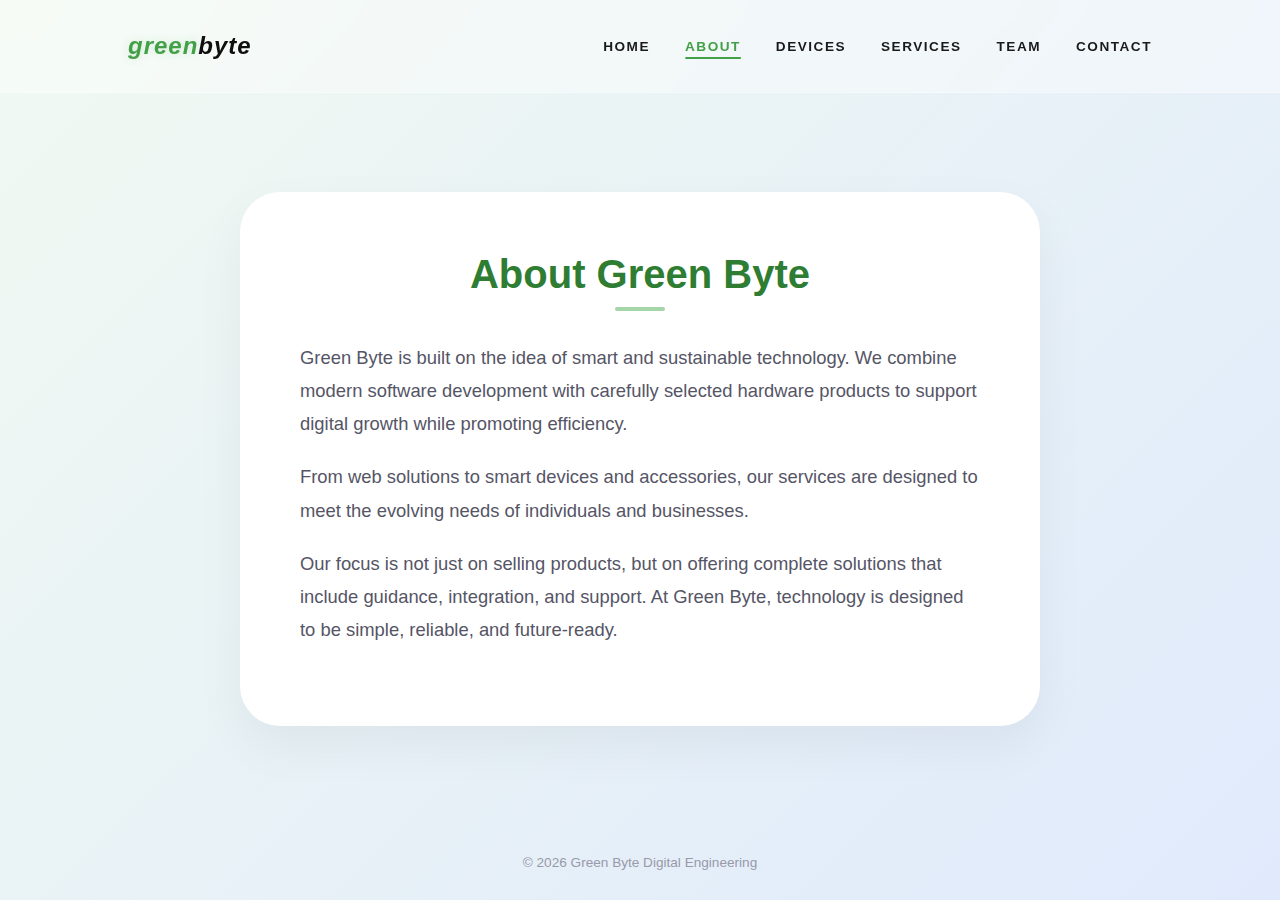
<file: about.html>
<body>
    <link rel="stylesheet" href="about.css">
    <title>About Us</title>
<header class="main-header">
    <div class="logo">
        <h1><i><span class="green">green</span><span class="byte">byte</span></i></h1>
    </div>
    
    <nav class="nav-bar">
        <ul>
            <li><a href="index.html">HOME</a></li>
            <li><a href="about.html" class="active">ABOUT</a></li>
            <li><a href="devices.html">DEVICES</a></li>
            <li><a href="services.html">SERVICES</a></li>
            <li><a href="team.html">TEAM</a></li>
            <li><a href="contact.html">CONTACT</a></li>
        </ul>
    </nav>
</header>
    <main class="container">
        <section class="about-section">
            <h2 class="head1">About Green Byte</h2>
            <div class="content">
                <p>Green Byte is built on the idea of smart and sustainable technology. We combine modern software development with carefully selected hardware products to support digital growth while promoting efficiency.</p>
                <p>From web solutions to smart devices and accessories, our services are designed to meet the evolving needs of individuals and businesses.</p>
                <p>Our focus is not just on selling products, but on offering complete solutions that include guidance, integration, and support. At Green Byte, technology is designed to be simple, reliable, and future-ready.</p>
            </div>
        </section>
    </main>

    <footer>
        <p>© 2026 Green Byte Digital Engineering</p>
    </footer>
</body>
</file>
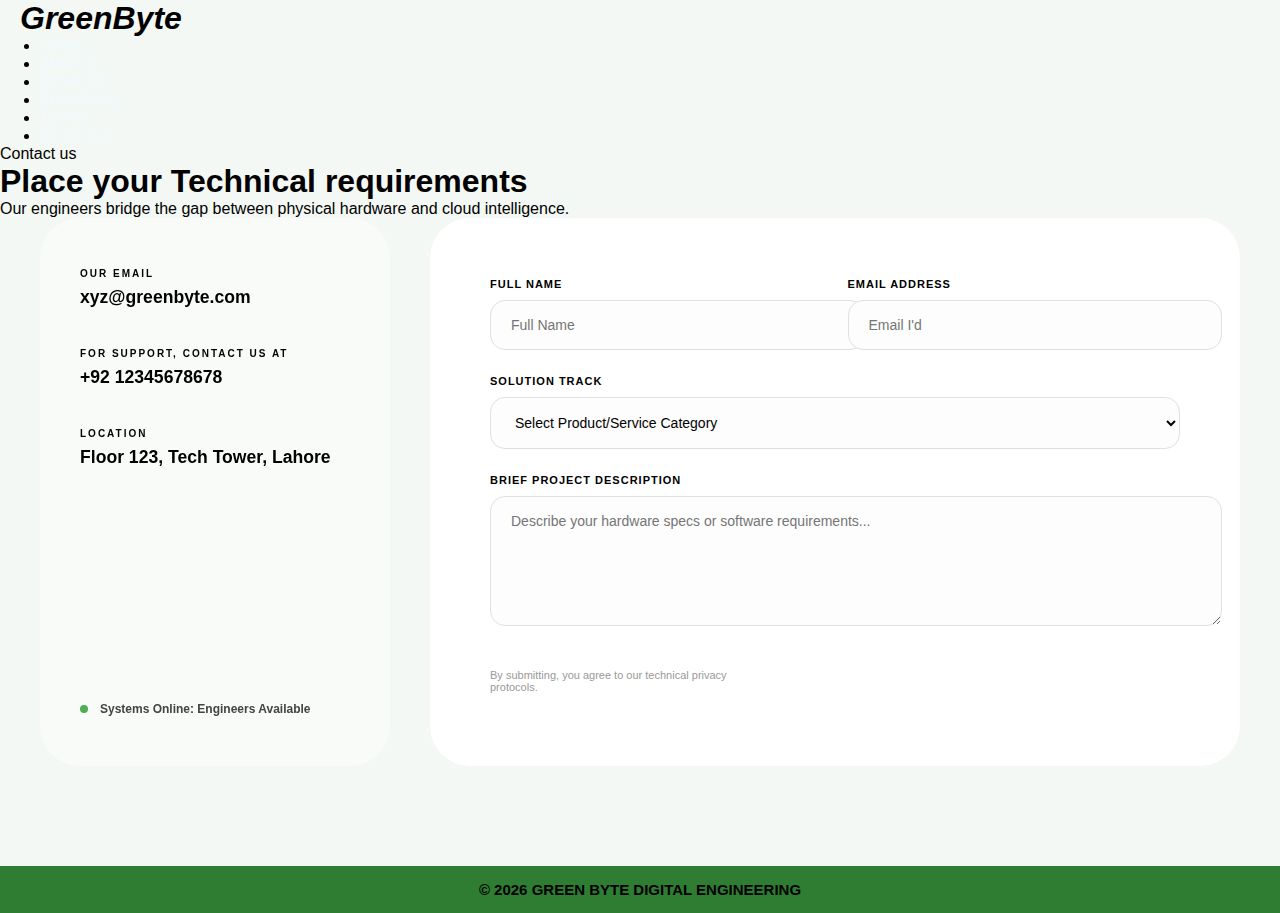
<file: contact.html>
<!DOCTYPE html>
<html lang="en">
<head>
    <meta charset="UTF-8">
    <meta name="viewport" content="width=device-width, initial-scale=1.0">
    <title>Contact | Green Byte</title>
    <link rel="stylesheet" href="styleservices.css">
    <link rel="stylesheet" href="contact.css">
</head>
<body>
    <div class="mesh-gradient"></div>

    <header class="main-header">
        <div class="logo">
            <h1><i><span class="green">Green</span><span class="byte">Byte</span></i></h1>
        </div>
        <nav class="nav-bar">
            <ul>
                <li><a href="index.html">HOME</a></li>
                <li><a href="about.html">ABOUT</a></li>
                <li><a href="devices.html">DEVICES</a></li>
                <li><a href="services.html">SERVICES</a></li>
                <li><a href="team.html">TEAM</a></li>
                <li><a href="contact.html" class="active">CONTACT</a></li>
            </ul>
        </nav>
    </header>

    <section class="hero-section">
        <div class="badge">Contact us</div>
        <h1>Place your <span class="text-gradient">Technical</span> requirements</h1>
        <p>Our engineers bridge the gap between physical hardware and cloud intelligence.</p>
    </section>

    <main class="contact-grid-system">
        
        <aside class="contact-sidebar">
            <div class="info-block">
                <span class="label">Our Email <Address></Address></span>
                <p class="data">xyz@greenbyte.com</p>
            </div>
            <div class="info-block">
                <span class="label">For Support, Contact us at</span>
                <p class="data">+92 12345678678</p>
            </div>
            <div class="info-block">
                <span class="label">Location</span>
                <p class="data">Floor 123, Tech Tower, Lahore</p>
            </div>
            
            <div class="availability-status">
                <div class="pulse-dot"></div>
                <span>Systems Online: Engineers Available</span>
            </div>
        </aside>

        <section class="form-container-glass">
            <form action="#">
                <div class="input-row">
                    <div class="input-group">
                        <label>Full Name</label>
                        <input type="text" placeholder="Full Name" required>
                    </div>
                    <div class="input-group">
                        <label>Email Address</label>
                        <input type="email" placeholder="Email I'd" required>
                    </div>
                </div>

                <div class="input-group">
                    <label>Solution Track</label>
                    <select required>
                        <option value="" disabled selected>Select Product/Service Category</option>
                        <optgroup label="Hardware Engineering">
                             <option>Laptop</option>
                            <option>Mobile Phone</option>
                            <option>Wireless Earbuds</option>
                            <option>Headphone</option>
                            <option>Fast Charger</option>
                            <option>Power Bank</option>
                            <option>Smart Watches</option>
                            <option>Bluetooth Speakers</option>
                            <option>Wireless Mouse</option>
                        </optgroup>
                        <optgroup label="Software Solutions">
                            <option>Web Development</option>
                            <option>Mobile App Development</option>
                            <option>Cybersecurity Services</option>
                            <option>Software Development</option>
                            <option>Cloud Solutions</option>
                        </optgroup>
                    </select>
                </div>

                <div class="input-group">
                    <label>Brief Project Description</label>
                    <textarea rows="6" placeholder="Describe your hardware specs or software requirements..."></textarea>
                </div>

                <div class="form-footer">
                    <p class="disclaimer">By submitting, you agree to our technical privacy protocols.</p>
                    <button type="submit" class="prime-btn">Submit<span>→</span></button>
                </div>
            </form>
        </section>
    </main>

    <footer class="minimal-footer">
        <p>&copy; 2026 GREEN BYTE DIGITAL ENGINEERING</p>
    </footer>
</body>
</html>
</file>
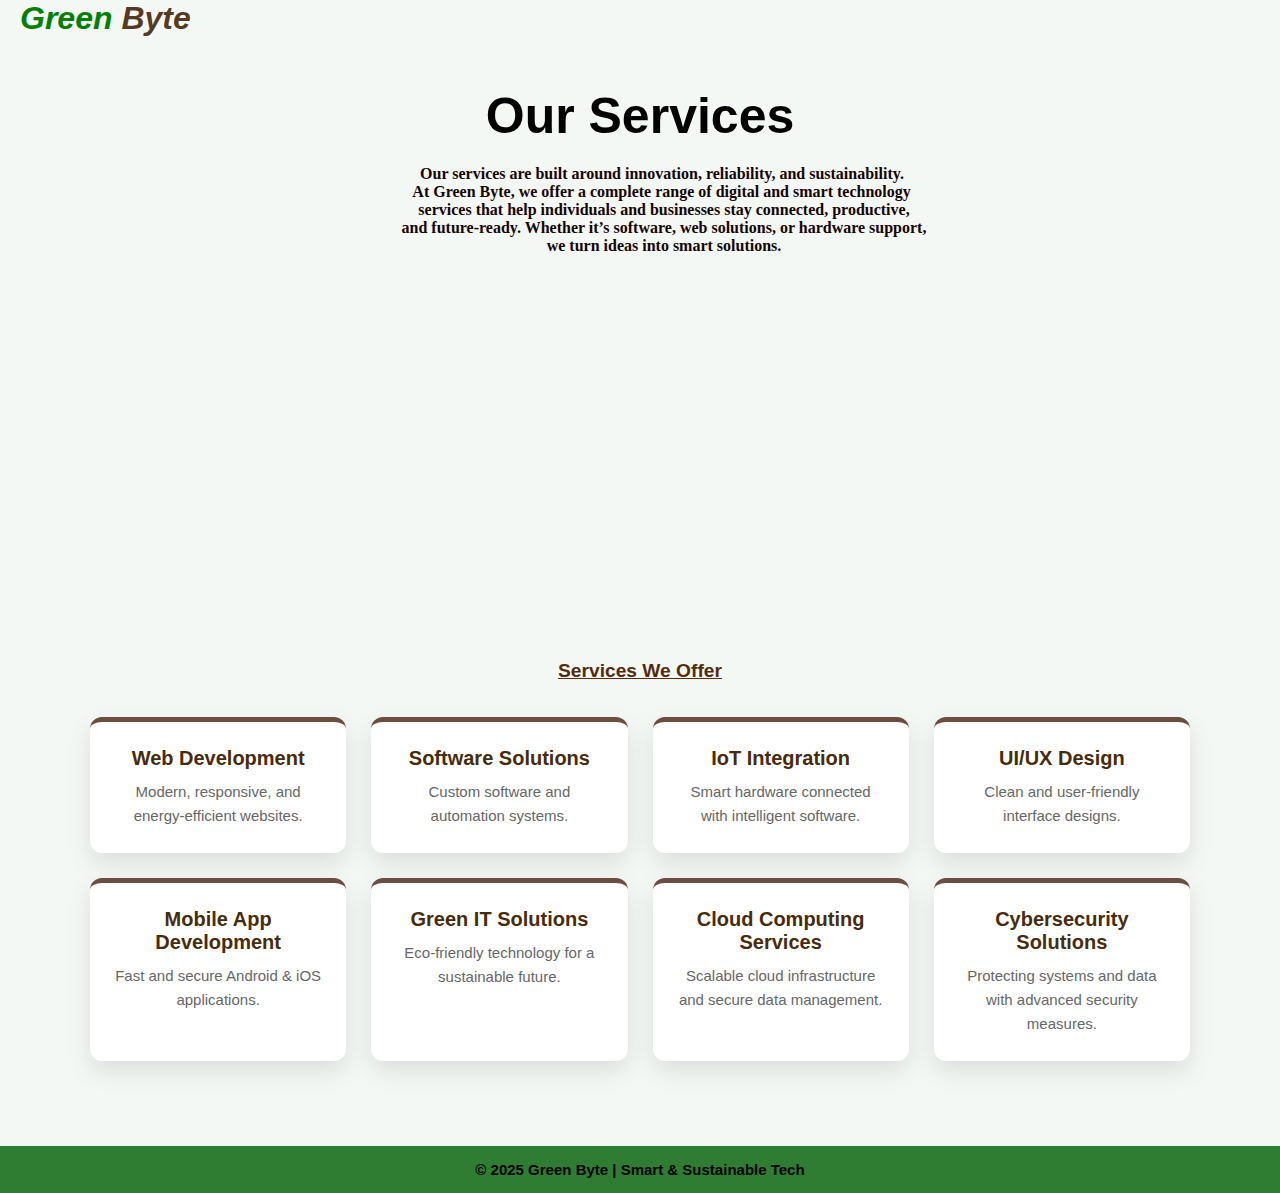
<file: services.html>
<!DOCTYPE html>
<html lang="en">
<head>
    <link rel="stylesheet" href="styleservices.css">
    <title>Services</title>
</head>
<body>
    <header class="header">
         <div class="logo"><h1> <i><span style="color: green; ">Green </span> <span style="color: rgba(64, 30, 6, 0.879); ">Byte </span></i></h1></div>
         <div><h1 class="h1">Our Services</h1></div>
         <pre class="pre">           Our services are built around innovation, reliability, and sustainability.
            At Green Byte, we offer a complete range of digital and smart technology 
            services that help individuals and businesses stay connected, productive,
            and future-ready. Whether it’s software, web solutions, or hardware support,
            we turn ideas into smart solutions.</pre>
            
    </header>

<section class="services">
    <div class="center">
            <p>Services we offer</p>
         </div>
  <div class="service-container">

    <div class="service-card">
      <h3>Web Development</h3>
      <p>Modern, responsive, and energy-efficient websites.</p>
    </div>

    <div class="service-card">
      <h3>Software Solutions</h3>
      <p>Custom software and automation systems.</p>
    </div>

    <div class="service-card">
      <h3>IoT Integration</h3>
      <p>Smart hardware connected with intelligent software.</p>
    </div>

    <div class="service-card">
      <h3>UI/UX Design</h3>
      <p>Clean and user-friendly interface designs.</p>
    </div>

    <div class="service-card">
      <h3>Mobile App Development</h3>
      <p>Fast and secure Android & iOS applications.</p>
    </div>

    <div class="service-card">
      <h3>Green IT Solutions</h3>
      <p>Eco-friendly technology for a sustainable future.</p>
    </div>
    <div class="service-card">
  <h3>Cloud Computing Services</h3>
  <p>Scalable cloud infrastructure and secure data management.</p>
</div>

<div class="service-card">
  <h3>Cybersecurity Solutions</h3>
  <p>Protecting systems and data with advanced security measures.</p>
</div>
  </div>
</section>

<footer>
     <p>© 2025 Green Byte | Smart & Sustainable Tech</p>
</footer> 
</body>
</html>
</file>
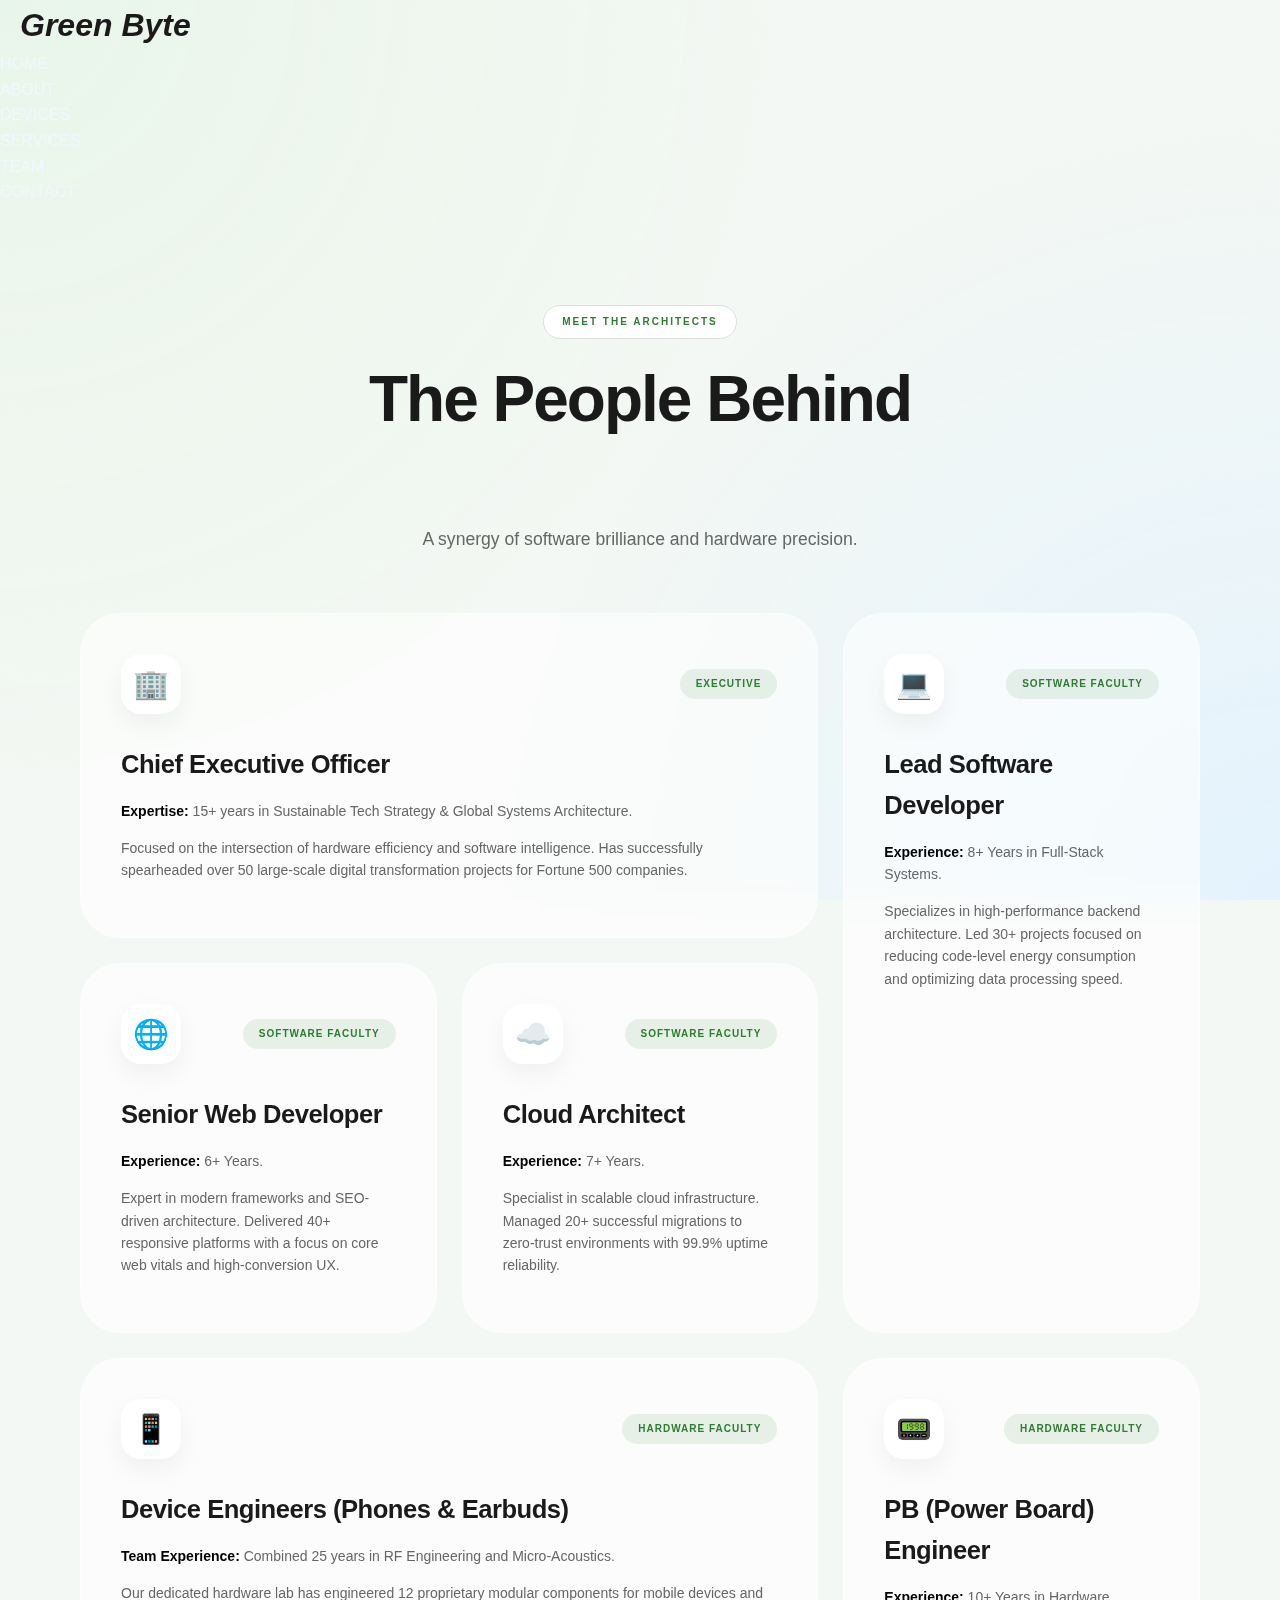
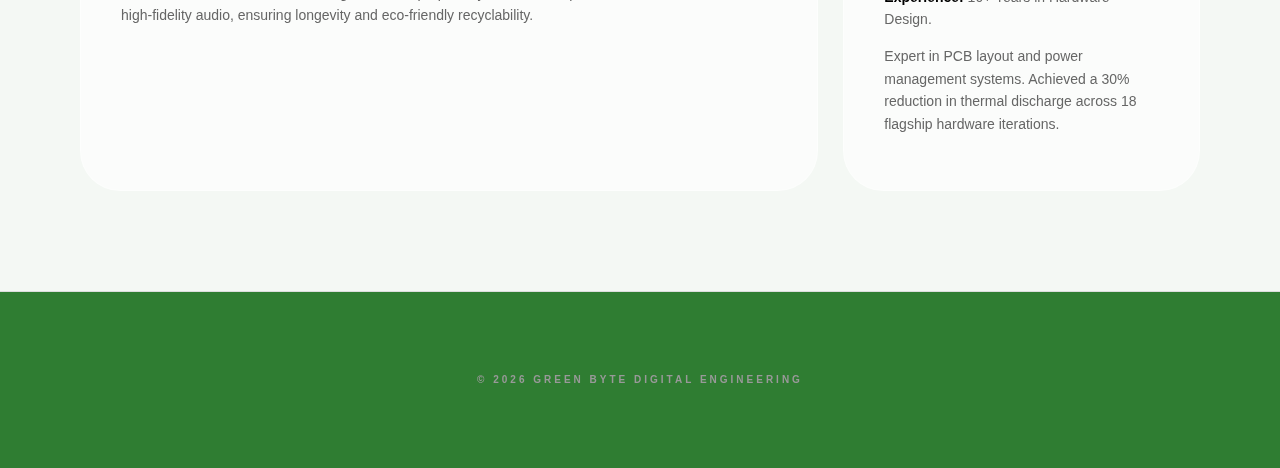
<file: team.html>
<!DOCTYPE html>
<html lang="en">
<head>
    <meta charset="UTF-8">
    <meta name="viewport" content="width=device-width, initial-scale=1.0">
    <title>Our Team | Green Byte</title>
    <link rel="stylesheet" href="team.css">
    <link rel="stylesheet" href="styleservices.css">
</head>
<body>

    <div class="mesh-gradient"></div>

    <header class="main-header">
        <div class="logo">
            <h1><i><span class="green">Green</span> <span class="byte">Byte</span></i></h1>
        </div>
        <nav class="nav-bar">
            <ul>
                <li><a href="index.html">HOME</a></li>
                <li><a href="about.html">ABOUT</a></li>
                <li><a href="devices.html">DEVICES</a></li>
                <li><a href="services.html">SERVICES</a></li>
                <li><a href="team.html" class="active">TEAM</a></li>
                <li><a href="contact.html">CONTACT</a></li>
            </ul>
        </nav>
    </header>

    <section class="hero-section">
        <div class="badge">MEET THE ARCHITECTS</div>
        <h1>The People Behind<br><span class="text-gradient">The Green Revolution.</span></h1>
        <p>A synergy of software brilliance and hardware precision.</p>
    </section>

 <main class="bento-container">
        
        <div class="glass-card wide">
            <div class="card-head">
                <div class="icon-box">🏢</div>
                <span class="price-tag">EXECUTIVE</span>
            </div>
            <div class="card-info">
                <h3>Chief Executive Officer</h3>
                <p><b>Expertise:</b> 15+ years in Sustainable Tech Strategy & Global Systems Architecture.</p>
                <p>Focused on the intersection of hardware efficiency and software intelligence. Has successfully spearheaded over 50 large-scale digital transformation projects for Fortune 500 companies.</p>
            </div>
        </div>

        <div class="glass-card tall">
            <div class="card-head">
                <div class="icon-box">💻</div>
                <span class="price-tag">SOFTWARE FACULTY</span>
            </div>
            <div class="card-info">
                <h3>Lead Software Developer</h3>
                <p><b>Experience:</b> 8+ Years in Full-Stack Systems.</p>
                <p>Specializes in high-performance backend architecture. Led 30+ projects focused on reducing code-level energy consumption and optimizing data processing speed.</p>
            </div>
        </div>

        <div class="glass-card">
            <div class="card-head">
                <div class="icon-box">🌐</div>
                <span class="price-tag">SOFTWARE FACULTY</span>
            </div>
            <div class="card-info">
                <h3>Senior Web Developer</h3>
                <p><b>Experience:</b> 6+ Years.</p>
                <p>Expert in modern frameworks and SEO-driven architecture. Delivered 40+ responsive platforms with a focus on core web vitals and high-conversion UX.</p>
            </div>
        </div>

        <div class="glass-card">
            <div class="card-head">
                <div class="icon-box">☁️</div>
                <span class="price-tag">SOFTWARE FACULTY</span>
            </div>
            <div class="card-info">
                <h3>Cloud Architect</h3>
                <p><b>Experience:</b> 7+ Years.</p>
                <p>Specialist in scalable cloud infrastructure. Managed 20+ successful migrations to zero-trust environments with 99.9% uptime reliability.</p>
            </div>
        </div>

        <div class="glass-card wide">
            <div class="card-head">
                <div class="icon-box">📱</div>
                <span class="price-tag">HARDWARE FACULTY</span>
            </div>
            <div class="card-info">
                <h3>Device Engineers (Phones & Earbuds)</h3>
                <p><b>Team Experience:</b> Combined 25 years in RF Engineering and Micro-Acoustics.</p>
                <p>Our dedicated hardware lab has engineered 12 proprietary modular components for mobile devices and high-fidelity audio, ensuring longevity and eco-friendly recyclability.</p>
            </div>
        </div>

        <div class="glass-card">
            <div class="card-head">
                <div class="icon-box">📟</div>
                <span class="price-tag">HARDWARE FACULTY</span>
            </div>
            <div class="card-info">
                <h3>PB (Power Board) Engineer</h3>
                <p><b>Experience:</b> 10+ Years in Hardware Design.</p>
                <p>Expert in PCB layout and power management systems. Achieved a 30% reduction in thermal discharge across 18 flagship hardware iterations.</p>
            </div>
        </div>

    </main>

    <footer class="minimal-footer">
        <p>© 2026 Green Byte Digital Engineering</p>
    </footer>

</body>
</html>
</file>
<file: styleservices.css>
*
{
  margin: 0px;
}
.header
{
  margin: 0px;
  padding: 0px;
    background-image:url("https://plus.unsplash.com/premium_photo-1661593486413-d279b1a02e28?w=600&auto=format&fit=crop&q=60&ixlib=rb-4.1.0&ixid=M3wxMjA3fDB8MHxzZWFyY2h8ODV8fHdlYiUyMGRldmVsb3BtZW50fGVufDB8fDB8fHww");
    height: 60vh;                
    background-size:cover;        
     
}
.logo
{
    justify-content: flex-start;
    margin: auto;
    margin-left: 20px;  
    font-weight: bolder;  
}
.h1
{
    text-align: center;
    font-size: 50px;
    padding-top: 50px;
    padding-bottom: 20px;
}
.pre
{
    text-align: center;
font-weight: bold;
color: rgb(20, 5, 3);
font-size: 16px;
font-family: 'Times New Roman', Times, serif;
}
.span1
{
  background-color: rgb(22, 70, 11);
  padding: 16px;
  margin: 20px;
   color: aliceblue;
   font-size: 20px;
  border-radius: 30px;

}
.span2
{
    background-color:rgb(22, 70, 11);
    padding: 16px;
    margin: 20px;
    color: aliceblue;
     font-size: 20px;
     border-radius: 30px;
     display: inline;
}
.center
{
    text-align: center;
    padding: 35px;
    text-transform: capitalize;
    color: #542c0d;
    font-weight: bolder;
    font-size: larger;
    text-decoration:underline;
}
a
{
    text-decoration: none;
      color: aliceblue;
}
a:hover
{
    color: black;
}
h2
{
    text-align: center;
    padding: 20px;
    color: rgb(56, 28, 11);
}


/* Page background */
body {
  font-family: Arial, sans-serif;
  background-color: #f4f8f4;
}

/* Services section */
.services {
  padding: 60px;
  margin: 25px;
  text-align: center;
}
.subtitle {
  color: #555;
  margin-bottom: 40px;
}

/* Card container */
.service-container {
  display: grid;
  grid-template-columns: repeat(auto-fit, minmax(250px, 1fr));
  gap: 25px;
  max-width: 1100px;
  margin: auto;
}

/* Individual service card */
.service-card {
  background-color: #ffffff;
  padding: 25px;
  border-radius: 12px;
  border-top: 5px solid #6d4c41;
  box-shadow: 0 10px 25px rgba(0,0,0,0.1);
}

/* Card title */
.service-card h3 {
  color: #462c0c;
  margin-bottom: 10px;
  font-size: 20px;
}

/* Card text */
.service-card p {
  color: #666;
  font-size: 15px;
  line-height: 1.6;
}

/* Hover effect */
.service-card:hover {
  transform: translateY(-6px);
  box-shadow: 0 -10px 18px rgba(0, 0, 0, 0.2);
}
footer
{
    text-align: center;
    background-color: #2f7d32;
    padding: 15px;
    font-size: 15px;
    font-weight: bold;
    margin: auto;
}
</file>
<file: contact.css>
/* --- CONTACT LAYOUT SYSTEM --- */
.contact-grid-system {
    max-width: 1200px;
    margin: 0 auto 100px;
    display: grid;
    grid-template-columns: 350px 1fr;
    gap: 40px;
    padding: 0 40px;
}

/* --- SIDEBAR STYLING --- */
.contact-sidebar {
    background: rgba(255, 255, 255, 0.4);
    border: 1px solid var(--border);
    backdrop-filter: blur(15px);
    border-radius: 40px;
    padding: 50px 40px;
    display: flex;
    flex-direction: column;
    gap: 40px;
}

.info-block .label {
    display: block;
    font-size: 10px;
    font-weight: 800;
    text-transform: uppercase;
    letter-spacing: 2px;
    color: var(--primary);
    margin-bottom: 8px;
}

.info-block .data {
    font-size: 1.1rem;
    font-weight: 700;
    color: var(--accent);
}

.availability-status {
    margin-top: auto;
    display: flex;
    align-items: center;
    gap: 12px;
    font-size: 12px;
    font-weight: 700;
    color: #444;
}

.pulse-dot {
    width: 8px; height: 8px;
    background: #4caf50;
    border-radius: 50%;
    box-shadow: 0 0 0 rgba(76, 175, 80, 0.4);
    animation: pulse 2s infinite;
}

@keyframes pulse {
    0% { box-shadow: 0 0 0 0 rgba(76, 175, 80, 0.7); }
    70% { box-shadow: 0 0 0 10px rgba(76, 175, 80, 0); }
    100% { box-shadow: 0 0 0 0 rgba(76, 175, 80, 0); }
}

/* --- FORM CONTAINER --- */
.form-container-glass {
    background: white;
    border-radius: 40px;
    padding: 60px;
    box-shadow: var(--shadow);
    border: 1px solid var(--border);
}

.input-row {
    display: grid;
    grid-template-columns: 1fr 1fr;
    gap: 25px;
}

.input-group {
    margin-bottom: 25px;
}

.input-group label {
    display: block;
    font-size: 11px;
    font-weight: 800;
    margin-bottom: 10px;
    text-transform: uppercase;
    letter-spacing: 1px;
}

input, select, textarea {
    width: 100%;
    padding: 16px 20px;
    border-radius: 15px;
    border: 1px solid #e0e0e0;
    background: #fdfdfd;
    font-family: inherit;
    font-size: 14px;
    transition: all 0.3s ease;
}

input:focus, select:focus, textarea:focus {
    border-color: var(--primary);
    background: white;
    box-shadow: 0 10px 30px rgba(46, 125, 50, 0.05);
    outline: none;
}

/* --- BUTTON & FOOTER --- */
.form-footer {
    display: flex;
    justify-content: space-between;
    align-items: center;
    margin-top: 20px;
}

.disclaimer { font-size: 11px; color: #999; max-width: 250px; }

.prime-btn {
    background: var(--accent);
    color: white;
    padding: 18px 35px;
    border-radius: 15px;
    border: none;
    font-weight: 800;
    letter-spacing: 1px;
    cursor: pointer;
    transition: 0.4s;
    display: flex;
    align-items: center;
    gap: 10px;
}

.prime-btn:hover {
    background: var(--primary);
    transform: translateX(5px);
}

/* --- RESPONSIVE --- */
@media (max-width: 1000px) {
    .contact-grid-system { grid-template-columns: 1fr; }
    .contact-sidebar { order: 2; padding: 40px; }
}

@media (max-width: 600px) {
    .input-row { grid-template-columns: 1fr; }
    .form-footer { flex-direction: column; gap: 20px; text-align: center; }
}
</file>
<file: team.css>
/* --- GOOGLE FONTS --- */
@import url('https://fonts.googleapis.com/css2?family=Plus+Jakarta+Sans:wght@300;500;700;800&display=swap');

:root {
    --primary: #2e7d32;
    --primary-glow: rgba(46, 125, 50, 0.2);
    --accent: #1a1a1a;
    --glass: rgba(255, 255, 255, 0.6);
    --border: rgba(255, 255, 255, 0.4);
    --black: #000000;
    --text-muted: #666;
}

* { 
    margin: 0; 
    padding: 0; 
    box-sizing: border-box; 
}

body {
    font-family: 'Plus Jakarta Sans', sans-serif;
    background: #f0f4f0;
    color: var(--accent);
    overflow-x: hidden;
    line-height: 1.6;
}

/* --- ANIMATED MESH BACKGROUND --- */
.mesh-gradient {
    position: fixed;
    top: 0; 
    left: 0; 
    width: 100%; 
    height: 100%;
    background: radial-gradient(circle at 0% 0%, #e8f5e9 0%, transparent 50%),
                radial-gradient(circle at 100% 100%, #e3f2fd 0%, transparent 50%);
    z-index: -1;
}

/* --- HERO SECTION --- */
.hero-section {
    padding: 100px 8% 60px;
    text-align: center;
}

.badge {
    display: inline-block;
    padding: 8px 18px;
    border-radius: 50px;
    background: white;
    border: 1px solid #ddd;
    font-size: 10px;
    font-weight: 800;
    letter-spacing: 2px;
    margin-bottom: 25px;
    color: var(--primary);
}

.hero-section h1 {
    font-size: clamp(2.5rem, 6vw, 4rem);
    line-height: 1.1;
    letter-spacing: -2px;
    font-weight: 800;
}

.text-gradient {
    background: linear-gradient(90deg, var(--primary), var(--primary-light));
    background-clip: text;
    -webkit-background-clip: text;
    color: transparent;
    -webkit-text-fill-color: transparent;
}


.hero-section p {
    font-size: 1.1rem;
    color: var(--text-muted);
    margin-top: 20px;
    max-width: 700px;
    margin-left: auto;
    margin-right: auto;
}

/* --- BENTO GRID SYSTEM --- */
.bento-container {
    max-width: 1200px;
    margin: 0 auto 100px;
    display: grid;
    grid-template-columns: repeat(3, 1fr);
    grid-auto-rows: minmax(300px, auto);
    gap: 25px;
    padding: 0 40px;
}

/* --- GLASS CARDS --- */
.glass-card {
    background: var(--glass);
    border: 1px solid var(--border);
    backdrop-filter: blur(15px);
    border-radius: 40px;
    padding: 40px;
    display: flex;
    flex-direction: column;
    justify-content: flex-start;
    transition: all 0.5s cubic-bezier(0.2, 1, 0.3, 1);
}

.glass-card.wide { grid-column: span 2; }
.glass-card.tall { grid-row: span 2; }

/* Card Internals */
.card-head {
    display: flex;
    justify-content: space-between;
    align-items: center;
    margin-bottom: 30px;
}

.icon-box {
    width: 60px;
    height: 60px;
    border-radius: 20px;
    background: white;
    display: flex;
    align-items: center;
    justify-content: center;
    font-size: 1.8rem;
    box-shadow: 0 10px 25px rgba(0,0,0,0.05);
}

.price-tag {
    font-size: 10px;
    font-weight: 800;
    color: var(--primary);
    background: rgba(46, 125, 50, 0.1);
    padding: 7px 16px;
    border-radius: 50px;
    text-transform: uppercase;
    letter-spacing: 1px;
}

.card-info h3 {
    font-size: 1.6rem;
    letter-spacing: -0.5px;
    margin-bottom: 15px;
    color: var(--accent);
}

.card-info p {
    font-size: 14px;
    color: var(--text-muted);
    margin-bottom: 15px;
}

.card-info b {
    color: var(--black);
    font-weight: 700;
}

/* --- HOVER EFFECTS --- */
.glass-card:hover {
    transform: translateY(-12px);
    background: rgba(255, 255, 255, 0.95);
    box-shadow: 0 40px 80px rgba(0,0,0,0.08);
    border-color: var(--primary);
}

/* --- FOOTER --- */
.minimal-footer {
    padding: 80px 40px;
    text-align: center;
    border-top: 1px solid #ddd;
    font-size: 10px;
    letter-spacing: 3px;
    color: #999;
    text-transform: uppercase;
}

/* --- RESPONSIVE DESIGN --- */
@media (max-width: 1024px) {
    .bento-container {
        grid-template-columns: repeat(2, 1fr);
    }
}

@media (max-width: 768px) {
    .nav-bar {
        padding: 0 20px;
    }
    .nav-bar ul {
        display: none; 
    }
    .bento-container {
        grid-template-columns: 1fr;
        padding: 0 20px;
    }
    .glass-card.wide, .glass-card.tall {
        grid-column: span 1;
        grid-row: span 1;
    }
}
</file>
<file: about.css>
/* 1. THE FOUNDATION */
* {
    margin: 0;
    padding: 0;
    box-sizing: border-box;
}

body {
    /* A soft, dreamy gradient background */
    background: linear-gradient(135deg, #f0f9f1 0%, #e0eafc 100%);
    font-family: 'Segoe UI', Roboto, Helvetica, Arial, sans-serif;
    color: #445;
    min-height: 100vh;
    display: flex;
    flex-direction: column;
}
/* 2. THE HEADER (Glassmorphism effect) */
.main-header {
    display: flex;
    justify-content: space-between;
    align-items: center;
    padding: 2rem 10%;
    /* This makes the header look like frosted glass */
    background: rgba(255, 255, 255, 0.4);
    backdrop-filter: blur(10px);
    -webkit-backdrop-filter: blur(10px);
    border-bottom: 1px solid rgba(255, 255, 255, 0.3);
    position: sticky;
    top: 0;
    z-index: 100;
}

.logo h1 i {
    font-size: 1.5rem;
    letter-spacing: 1px;
}

.green { color: #43a047; text-shadow: 0 0 10px rgba(67, 160, 71, 0.2); }
.byte { color: #100f0f; }

.page-title {
    font-size: 1rem;
    text-transform: uppercase;
    letter-spacing: 3px;
    color: #889;
    font-weight: 400;
}
/* Navigation Container - Using Flexbox to align list items in a row */
.nav-bar ul {
    display: flex;
    list-style: none; /* Removes the bullet points */
    gap: 35px;        /* Equal spacing between each link */
    margin: 0;
    padding: 0;
}

/* Individual Link Styling */
.nav-bar a {
    text-decoration: none;  /* Removes the default underline */
    color: #1a1a1a;        /* Sleek dark grey/black */
    font-size: 0.85rem;     /* Slightly smaller for a premium look */
    font-weight: 700;       /* Bold text as seen */
    letter-spacing: 1.5px;  /* Spaced out letters for a 'tech' feel */
    text-transform: uppercase; /* Ensures all caps */
    transition: all 0.3s ease; /* Smooth color transition */
    position: relative;     /* Required for the underline effect below */
}

/* Change color when hovering or when on the active page */
.nav-bar a:hover, 
.nav-bar a.active {
    color: #43a047; /* Green Byte Green */
}

/* 
   This creates a small green bar that grows from the center 
   when you hover over a link.
*/
.nav-bar a::after {
    content: '';
    position: absolute;
    width: 0;
    height: 2px;
    bottom: -5px;
    left: 50%;
    background-color: #43a047;
    transition: all 0.3s ease;
    transform: translateX(-50%);
    border-radius: 2px;
}

.nav-bar a:hover::after,
.nav-bar a.active::after {
    width: 100%; /* Grows to full width on hover or active */
}

/* 3. MAIN CONTENT CONTAINER */
.container {
    flex: 1;
    display: flex;
    justify-content: center;
    align-items: center;
    padding: 40px 20px;
}

.about-section {
    max-width: 800px;
    background: white;
    padding: 60px;
    border-radius: 40px; /* Extra rounded */
    box-shadow: 0 20px 50px rgba(0, 0, 0, 0.05); /* Very soft shadow */
    transition: transform 0.3s ease;
}

.about-section:hover {
    transform: translateY(-5px);
}

.head1 {
    font-size: 2.5rem;
    color: #2e7d32;
    margin-bottom: 30px;
    text-align: center;
    position: relative;
}

/* Subtle accent line under the heading */
.head1::after {
    content: '';
    display: block;
    width: 50px;
    height: 4px;
    background: #a5d6a7;
    margin: 10px auto;
    border-radius: 10px;
}

.content p {
    font-size: 1.15rem;
    line-height: 1.8;
    margin-bottom: 20px;
    color: #556;
}

/* 4. THE FOOTER */
footer {
    text-align: center;
    padding: 30px;
    font-size: 0.85rem;
    color: #99a;
}
</file>
